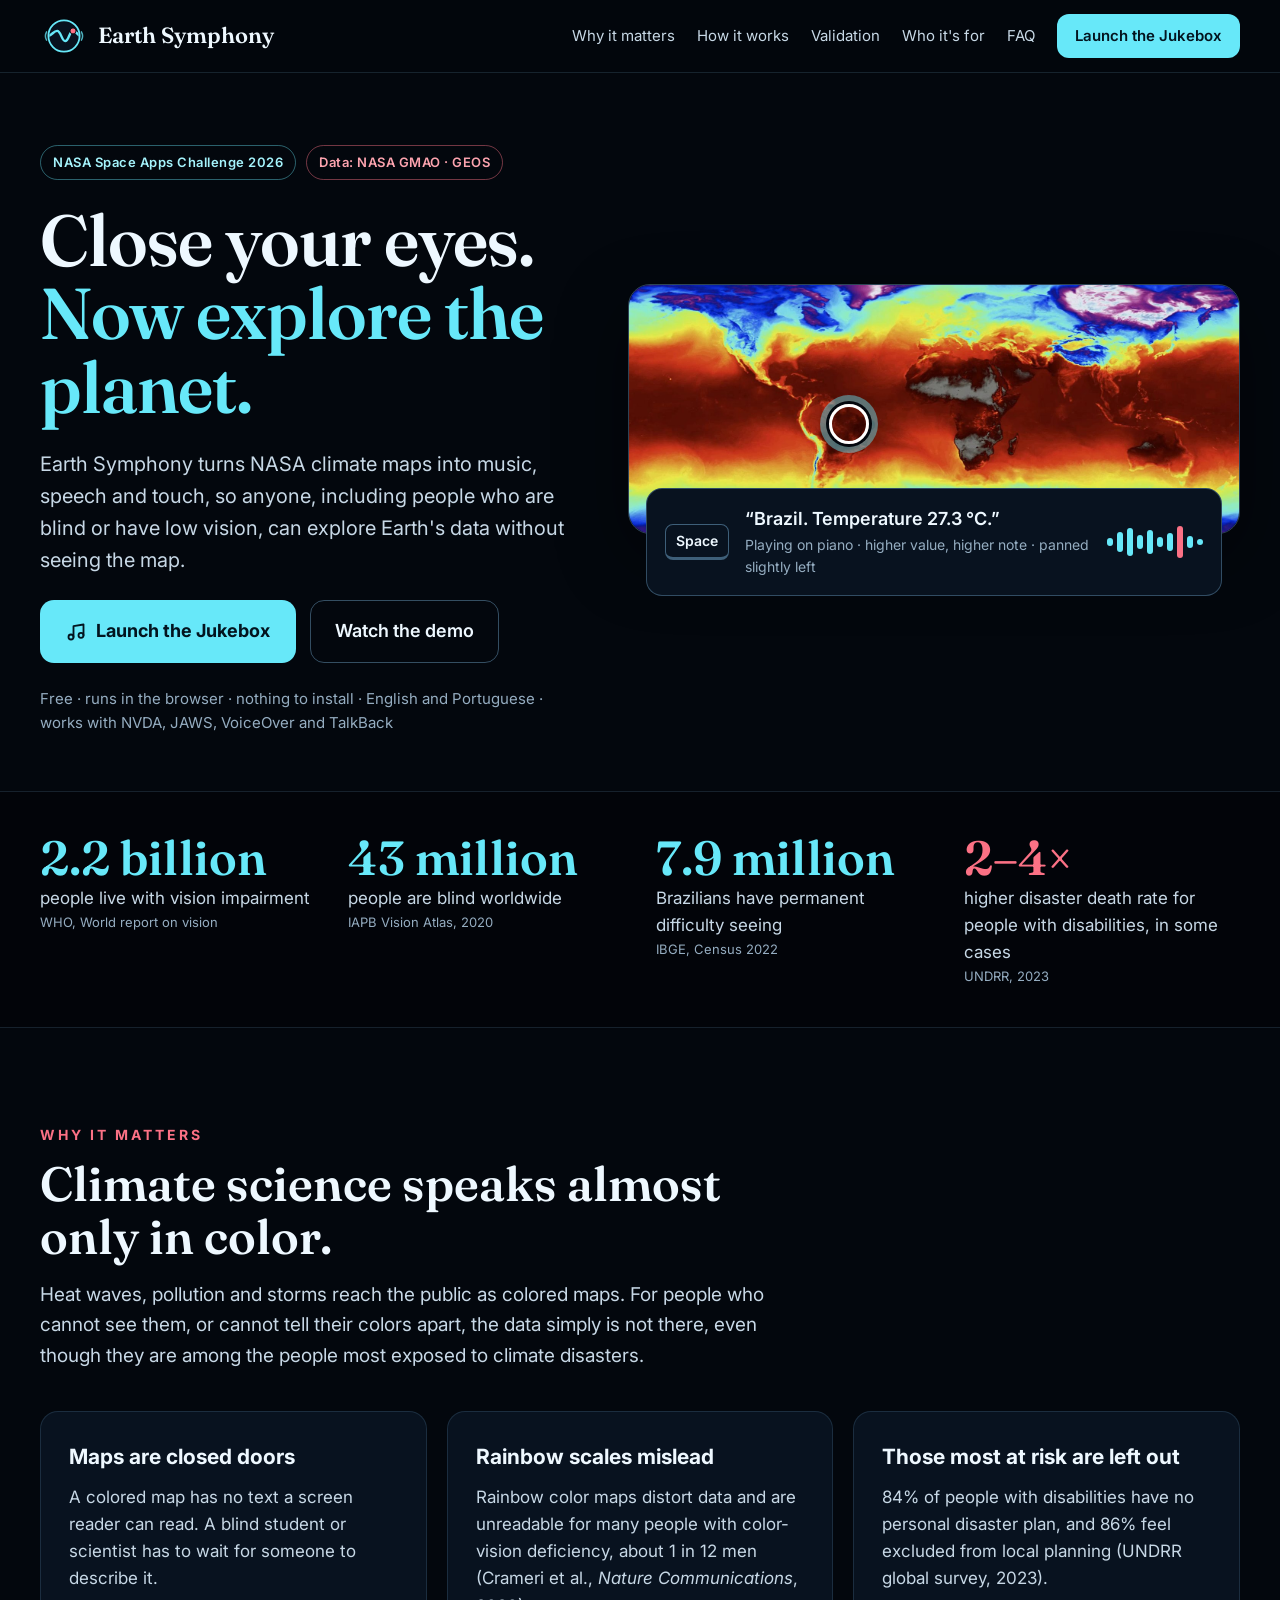
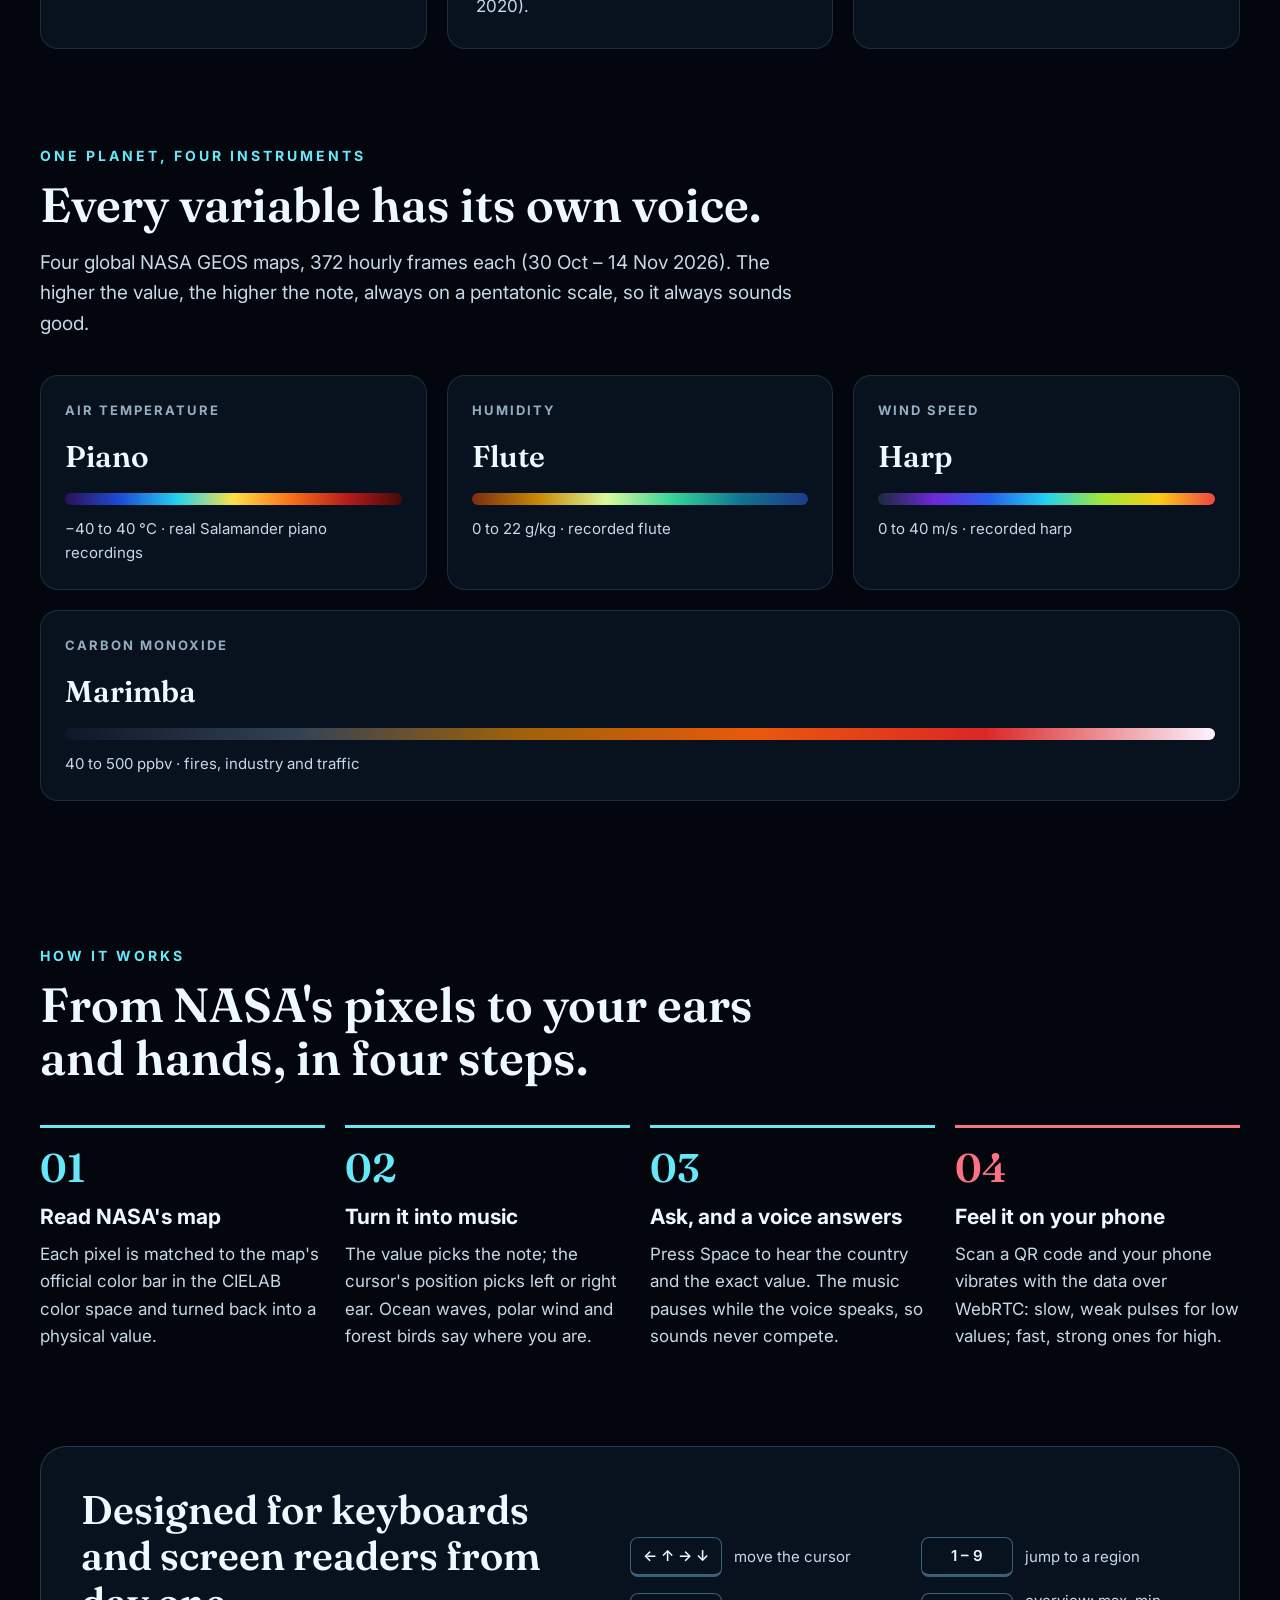
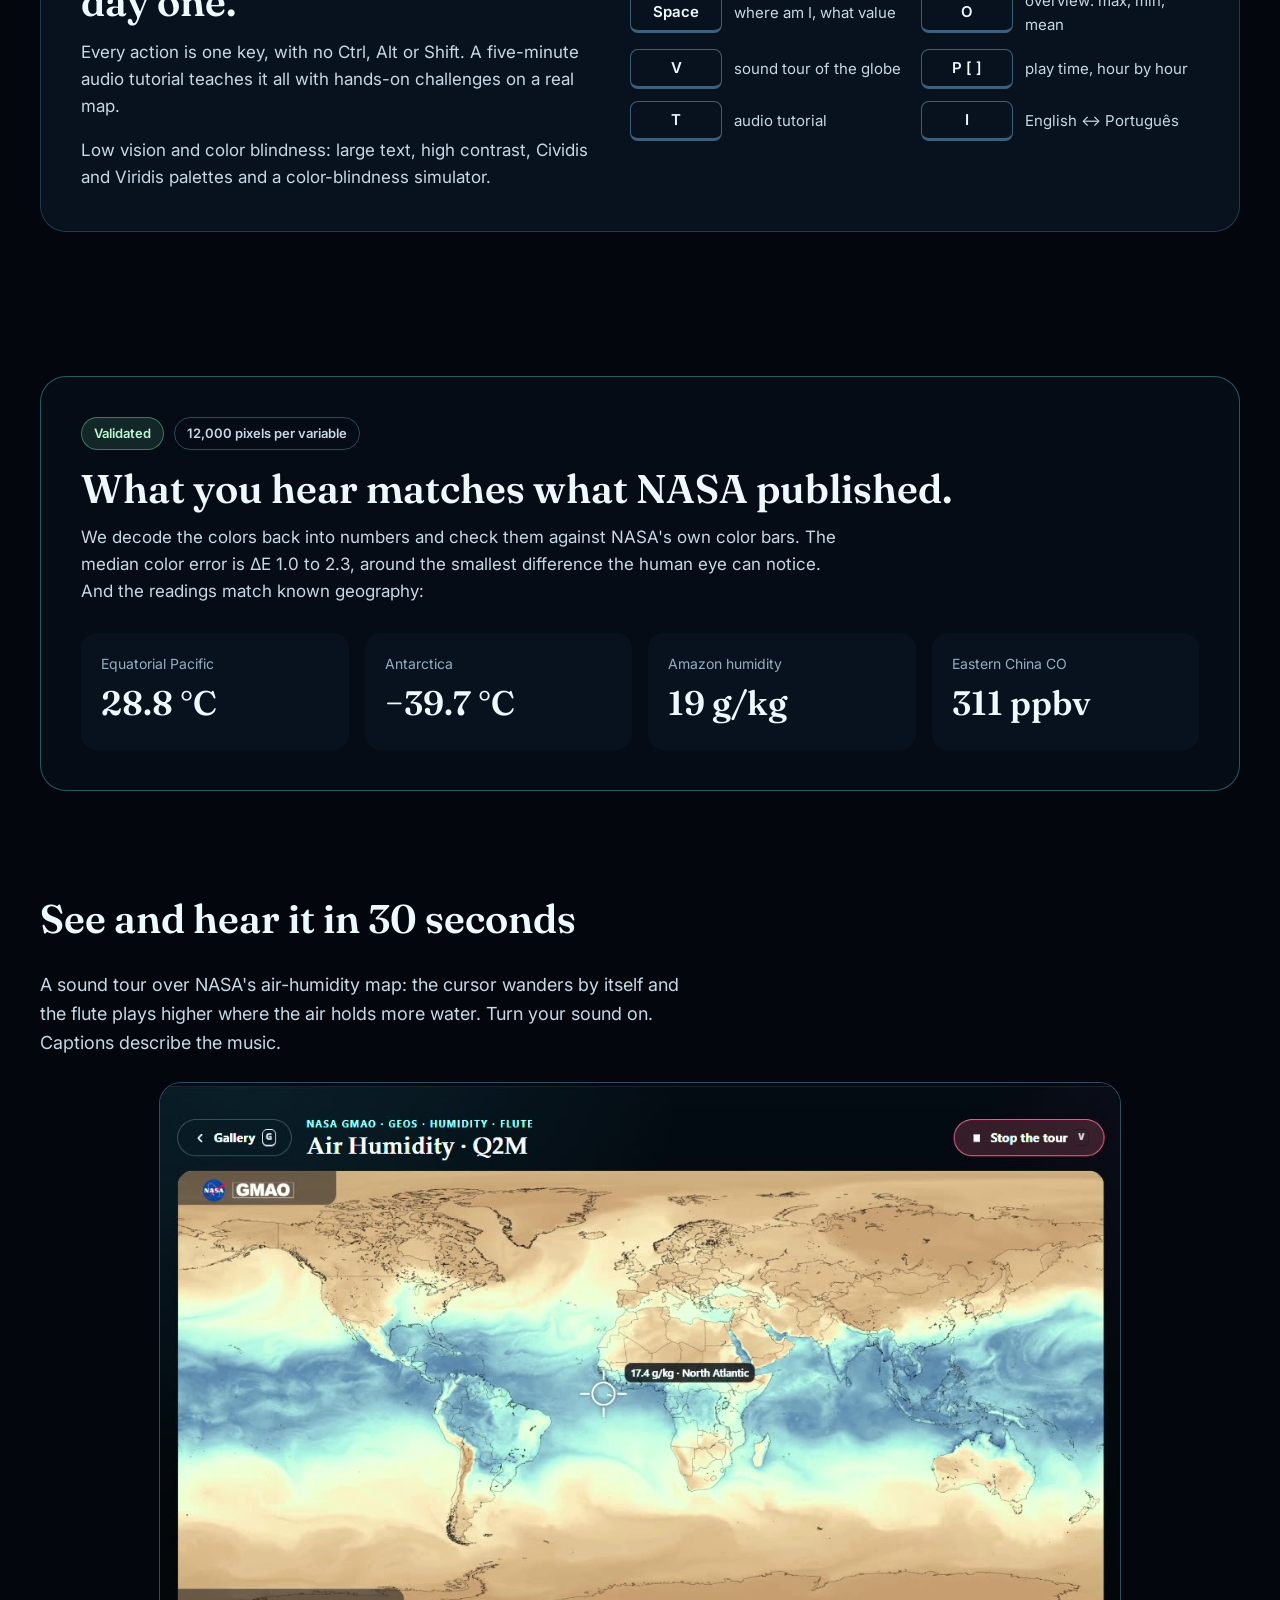
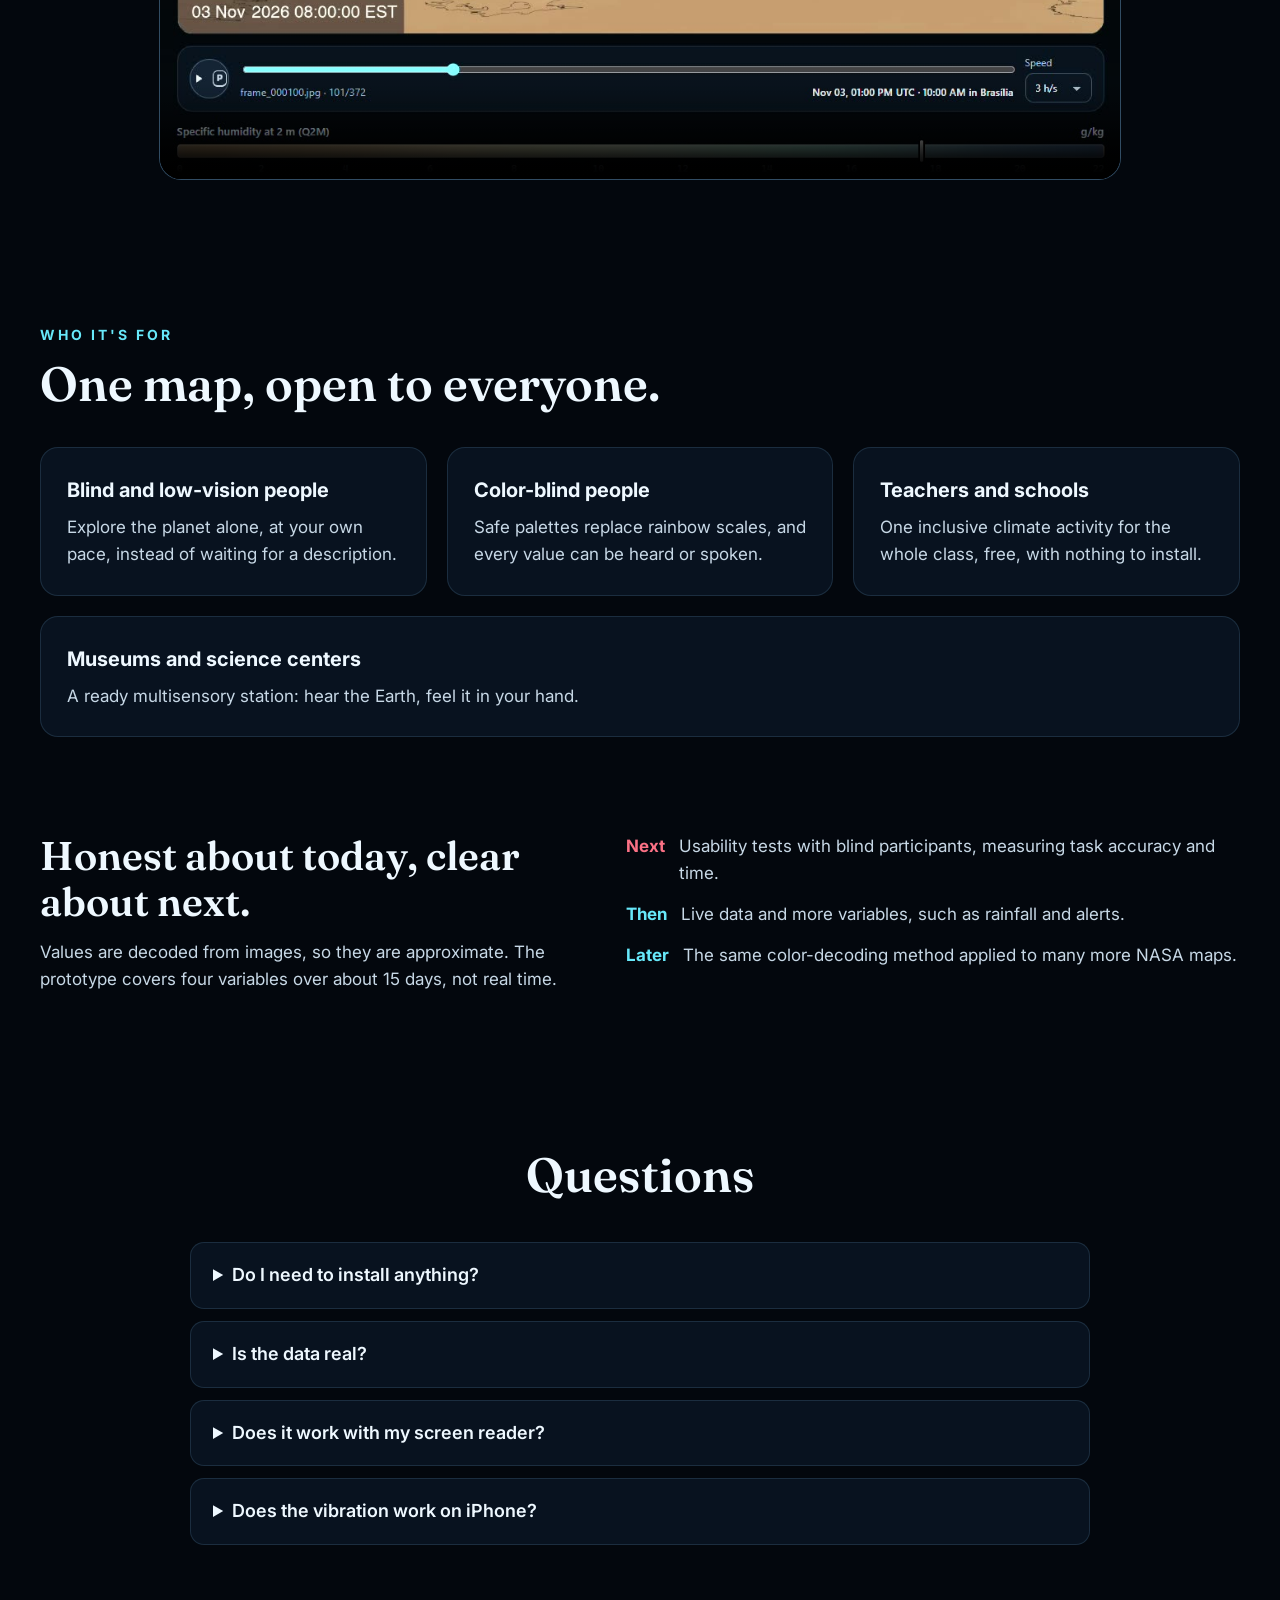
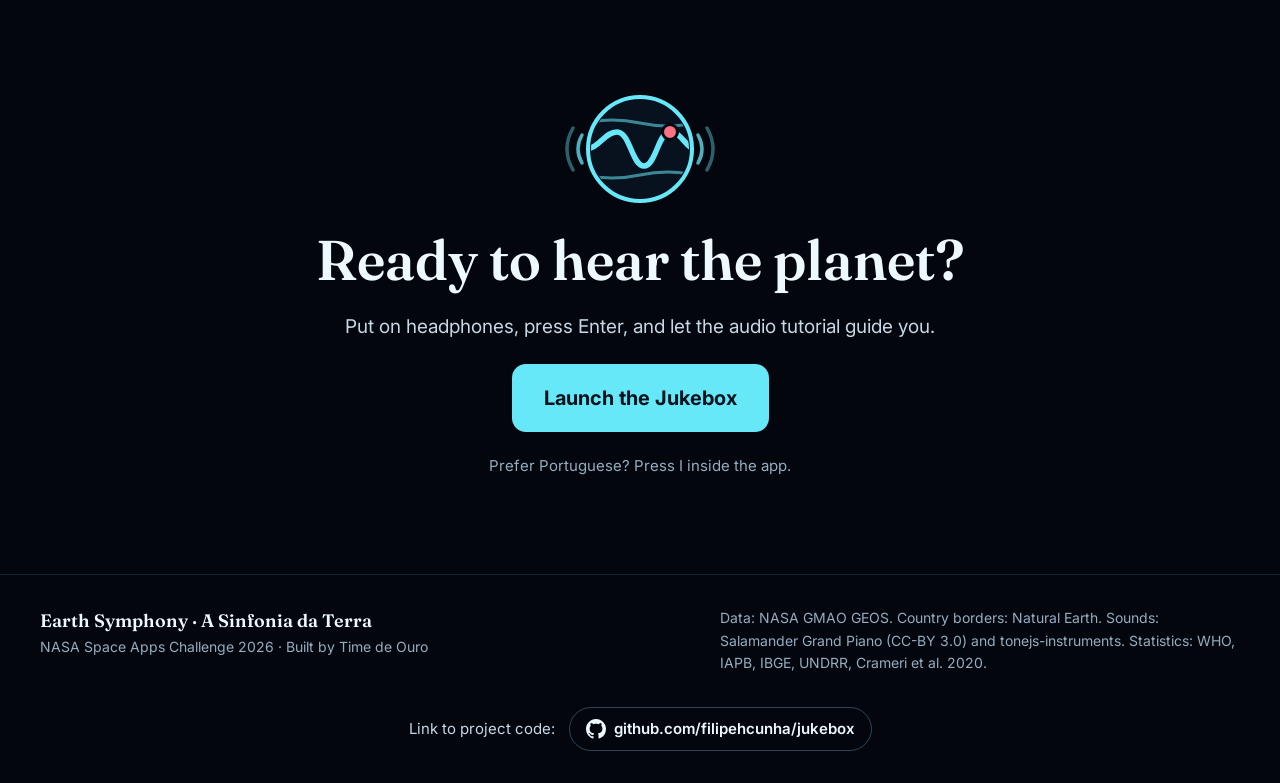
<file: index.html>
<!doctype html>
<html lang="en">
<head>
<meta charset="utf-8">
<meta name="viewport" content="width=device-width, initial-scale=1">
<title>Earth Symphony — Hear NASA's climate maps</title>
<meta name="description" content="Earth Symphony turns NASA climate maps into music, speech and touch, so anyone, including people who are blind or have low vision, can explore Earth's data without seeing the map.">
<meta property="og:title" content="Earth Symphony — Close your eyes. Now explore the planet.">
<meta property="og:description" content="NASA climate maps turned into music, speech and phone vibration. Free, in the browser, accessible by design.">
<meta property="og:type" content="website">
<meta property="og:image" content="https://filipehcunha.github.io/jukebox/landing/assets/hero-map-temp.jpg">
<meta property="og:url" content="https://filipehcunha.github.io/jukebox/">
<meta name="theme-color" content="#03070d">
<link rel="icon" type="image/svg+xml" href="landing/assets/favicon.svg">
<link rel="apple-touch-icon" href="landing/assets/apple-touch-icon.png">
<link rel="preconnect" href="https://fonts.googleapis.com">
<link href="https://fonts.googleapis.com/css2?family=Fraunces:opsz,wght@9..144,500;9..144,600&amp;family=Inter:wght@400;500;600;700&amp;display=swap" rel="stylesheet">
<style>
body{margin:0;background:#03070d}
.skip{position:absolute;left:-9999px;top:8px;background:#67e8f9;color:#03141f;padding:10px 16px;border-radius:10px;font-weight:600;z-index:100}
.skip:focus{left:8px}
a:focus-visible,summary:focus-visible,video:focus-visible{outline:3px solid #67e8f9;outline-offset:3px;border-radius:6px}
@media (prefers-reduced-motion: reduce){html{scroll-behavior:auto}}
a{color:#67e8f9}a:hover{color:#a5f3fc}
html{scroll-behavior:smooth}
summary{cursor:pointer}
.gh-link{display:inline-flex;align-items:center;gap:8px;min-height:44px;box-sizing:border-box;padding:8px 16px;border:1px solid rgba(143,209,255,0.3);border-radius:999px;color:#eef8ff;text-decoration:none;font-weight:600;transition:border-color .2s,background-color .2s}
.gh-link:hover{color:#eef8ff;border-color:#67e8f9;background:rgba(103,232,249,0.08)}
.gh-link:focus-visible{outline:3px solid #67e8f9;outline-offset:3px;border-radius:999px}
.sr-only{position:absolute;width:1px;height:1px;padding:0;margin:-1px;overflow:hidden;clip:rect(0 0 0 0);white-space:nowrap;border:0}
</style>
</head>
<body>
<!-- APP_URL: os links "Launch the Jukebox" apontam para "app.html" (o app, na mesma pasta). Se mudar o app de lugar, troque todos. -->
<a class="skip" href="#top">Skip to main content</a>
<div style="background: #03070d; color: #eef8ff; font-family: Inter, 'Segoe UI', system-ui, sans-serif; font-size: 17px; line-height: 1.6">

<header style="position: sticky; top: 0; z-index: 10; background: rgba(3, 7, 13, 0.92); border-bottom: 1px solid rgba(143, 209, 255, 0.14)">
<nav aria-label="Main" style="max-width: 1200px; margin: 0 auto; padding: 14px 24px; display: flex; flex-wrap: wrap; align-items: center; justify-content: space-between; gap: 16px">
<a href="#top" style="display: flex; align-items: center; gap: 10px; text-decoration: none; color: #eef8ff">
<svg width="48" height="36" viewBox="-20 0 160 120" aria-hidden="true">
<defs><clipPath id="navGlobe"><circle cx="60" cy="60" r="49"></circle></clipPath></defs>
<path d="M2 46 Q-6 60 2 74" fill="none" stroke="#67e8f9" stroke-width="5" stroke-linecap="round" opacity="0.75"></path>
<path d="M118 46 Q126 60 118 74" fill="none" stroke="#67e8f9" stroke-width="5" stroke-linecap="round" opacity="0.75"></path>
<circle cx="60" cy="60" r="52" fill="#08121f" stroke="#67e8f9" stroke-width="6"></circle>
<g clip-path="url(#navGlobe)" fill="none" stroke-linecap="round" stroke="#67e8f9">
<path d="M4 60 C20 60 24 43 37 43 S52 77 64 77 S78 43 90 43 S106 60 116 60" stroke-width="8"></path>
</g>
<circle cx="90" cy="43" r="10" fill="#fb7185" stroke="#03070d" stroke-width="3"></circle>
</svg>
<span style="font-family: Fraunces, Georgia, serif; font-weight: 600; font-size: 22px">Earth Symphony</span>
</a>
<div style="display: flex; flex-wrap: wrap; align-items: center; gap: 22px; font-size: 15px">
<a href="#why" style="color: #c7d8e6; text-decoration: none">Why it matters</a>
<a href="#how" style="color: #c7d8e6; text-decoration: none">How it works</a>
<a href="#proof" style="color: #c7d8e6; text-decoration: none">Validation</a>
<a href="#who" style="color: #c7d8e6; text-decoration: none">Who it's for</a>
<a href="#faq" style="color: #c7d8e6; text-decoration: none">FAQ</a>
<a href="app.html" style="background: #67e8f9; color: #03141f; font-weight: 600; text-decoration: none; padding: 10px 18px; border-radius: 12px; min-height: 44px; box-sizing: border-box; display: inline-flex; align-items: center">Launch the Jukebox</a>
</div>
</nav>
</header>

<main id="top">

<section aria-labelledby="hero-title" style="max-width: 1200px; margin: 0 auto; padding: 72px 24px 56px; display: flex; flex-wrap: wrap; align-items: center; gap: 56px">
<div style="flex: 1 1 440px; min-width: 0; display: flex; flex-direction: column; gap: 24px">
<div style="display: flex; flex-wrap: wrap; gap: 10px; font-size: 13px; font-weight: 600; letter-spacing: 0.5px">
<span style="padding: 6px 12px; border-radius: 999px; border: 1px solid rgba(103, 232, 249, 0.4); color: #a5f3fc">NASA Space Apps Challenge 2026</span>
<span style="padding: 6px 12px; border-radius: 999px; border: 1px solid rgba(251, 113, 133, 0.45); color: #fda4af">Data: NASA GMAO · GEOS</span>
</div>
<h1 id="hero-title" style="margin: 0; font-family: Fraunces, Georgia, serif; font-weight: 600; font-size: clamp(42px, 6vw, 72px); line-height: 1.02; letter-spacing: -1px">Close your eyes.<br><span style="color: #67e8f9">Now explore the planet.</span></h1>
<p style="margin: 0; font-size: 20px; color: #c7d8e6; max-width: 560px">Earth Symphony turns NASA climate maps into music, speech and touch, so anyone, including people who are blind or have low vision, can explore Earth's data without seeing the map.</p>
<div style="display: flex; flex-wrap: wrap; gap: 14px">
<a href="app.html" style="background: #67e8f9; color: #03141f; font-weight: 700; text-decoration: none; padding: 16px 26px; border-radius: 14px; font-size: 18px; display: inline-flex; align-items: center; gap: 10px">
<svg width="20" height="20" viewBox="0 0 24 24" fill="none" stroke="currentColor" stroke-width="2.2" stroke-linecap="round" stroke-linejoin="round" aria-hidden="true"><path d="M9 18V5l12-2v13"></path><circle cx="6" cy="18" r="3"></circle><circle cx="18" cy="16" r="3"></circle></svg>
Launch the Jukebox</a>
<a href="#demo" style="border: 1px solid rgba(143, 209, 255, 0.35); color: #eef8ff; font-weight: 600; text-decoration: none; padding: 16px 24px; border-radius: 14px; font-size: 18px">Watch the demo</a>
</div>
<p style="margin: 0; font-size: 15px; color: #95adc1">Free · runs in the browser · nothing to install · English and Portuguese · works with NVDA, JAWS, VoiceOver and TalkBack</p>
</div>

<div style="flex: 1 1 520px; min-width: 0; position: relative">
<div style="position: relative; border-radius: 22px; overflow: hidden; border: 1px solid rgba(143, 209, 255, 0.3); box-shadow: 0 24px 70px rgba(0, 0, 0, 0.45)">
<img src="landing/assets/hero-map-temp.jpg" alt="NASA GEOS map of air temperature 2 m above the surface, from cold blue poles to hot red tropics" style="display: block; width: 100%; height: auto">
<div aria-hidden="true" style="position: absolute; left: 36%; top: 56%; width: 34px; height: 34px; border-radius: 50%; border: 3px solid #ffffff; box-shadow: 0 0 0 3px #03070d, 0 0 0 9px rgba(103, 232, 249, 0.45); transform: translate(-50%, -50%)"></div>
</div>
<div style="position: relative; margin: -46px 18px 0; background: #08121f; border: 1px solid rgba(143, 209, 255, 0.3); border-radius: 16px; padding: 16px 18px; display: flex; flex-wrap: wrap; align-items: center; gap: 16px">
<span style="display: inline-flex; align-items: center; justify-content: center; min-width: 64px; height: 36px; padding: 0 10px; box-sizing: border-box; border-radius: 8px; border: 1px solid rgba(143, 209, 255, 0.4); border-bottom-width: 3px; font-size: 14px; font-weight: 600; color: #eef8ff">Space</span>
<div style="flex: 1 1 220px; min-width: 0">
<div style="font-size: 18px; font-weight: 600">“Brazil. Temperature 27.3 °C.”</div>
<div style="font-size: 14px; color: #95adc1">Playing on piano · higher value, higher note · panned slightly left</div>
</div>
<svg width="96" height="32" viewBox="0 0 96 32" aria-hidden="true"><g fill="#67e8f9"><rect x="0" y="12" width="6" height="8" rx="3"></rect><rect x="10" y="6" width="6" height="20" rx="3"></rect><rect x="20" y="2" width="6" height="28" rx="3"></rect><rect x="30" y="9" width="6" height="14" rx="3"></rect><rect x="40" y="4" width="6" height="24" rx="3"></rect><rect x="50" y="11" width="6" height="10" rx="3"></rect><rect x="60" y="7" width="6" height="18" rx="3"></rect><rect x="70" y="0" width="6" height="32" rx="3" fill="#fb7185"></rect><rect x="80" y="10" width="6" height="12" rx="3"></rect><rect x="90" y="13" width="6" height="6" rx="3"></rect></g></svg>
</div>
</div>
</section>

<section aria-label="The problem in numbers" style="border-top: 1px solid rgba(143, 209, 255, 0.14); border-bottom: 1px solid rgba(143, 209, 255, 0.14); background: #020409">
<div style="max-width: 1200px; margin: 0 auto; padding: 40px 24px; display: flex; flex-wrap: wrap; gap: 32px">
<div style="flex: 1 1 220px; min-width: 0">
<div style="font-family: Fraunces, Georgia, serif; font-size: 48px; font-weight: 600; color: #67e8f9; line-height: 1.1">2.2 billion</div>
<div style="color: #c7d8e6">people live with vision impairment</div>
<div style="font-size: 13px; color: #95adc1">WHO, World report on vision</div>
</div>
<div style="flex: 1 1 220px; min-width: 0">
<div style="font-family: Fraunces, Georgia, serif; font-size: 48px; font-weight: 600; color: #67e8f9; line-height: 1.1">43 million</div>
<div style="color: #c7d8e6">people are blind worldwide</div>
<div style="font-size: 13px; color: #95adc1">IAPB Vision Atlas, 2020</div>
</div>
<div style="flex: 1 1 220px; min-width: 0">
<div style="font-family: Fraunces, Georgia, serif; font-size: 48px; font-weight: 600; color: #67e8f9; line-height: 1.1">7.9 million</div>
<div style="color: #c7d8e6">Brazilians have permanent difficulty seeing</div>
<div style="font-size: 13px; color: #95adc1">IBGE, Census 2022</div>
</div>
<div style="flex: 1 1 220px; min-width: 0">
<div style="font-family: Fraunces, Georgia, serif; font-size: 48px; font-weight: 600; color: #fb7185; line-height: 1.1">2–4×</div>
<div style="color: #c7d8e6">higher disaster death rate for people with disabilities, in some cases</div>
<div style="font-size: 13px; color: #95adc1">UNDRR, 2023</div>
</div>
</div>
</section>

<section id="why" aria-labelledby="why-title" style="max-width: 1200px; margin: 0 auto; padding: 96px 24px 48px">
<div style="max-width: 760px; margin-bottom: 40px">
<div style="font-size: 14px; font-weight: 700; letter-spacing: 3px; text-transform: uppercase; color: #fb7185; margin-bottom: 12px">Why it matters</div>
<h2 id="why-title" style="margin: 0 0 16px; font-family: Fraunces, Georgia, serif; font-weight: 600; font-size: clamp(32px, 4vw, 48px); line-height: 1.1">Climate science speaks almost only in color.</h2>
<p style="margin: 0; color: #c7d8e6; font-size: 19px">Heat waves, pollution and storms reach the public as colored maps. For people who cannot see them, or cannot tell their colors apart, the data simply is not there, even though they are among the people most exposed to climate disasters.</p>
</div>
<div style="display: flex; flex-wrap: wrap; gap: 20px">
<div style="flex: 1 1 300px; min-width: 0; background: #08121f; border: 1px solid rgba(143, 209, 255, 0.14); border-radius: 18px; padding: 28px">
<h3 style="margin: 0 0 10px; font-size: 21px">Maps are closed doors</h3>
<p style="margin: 0; color: #c7d8e6">A colored map has no text a screen reader can read. A blind student or scientist has to wait for someone to describe it.</p>
</div>
<div style="flex: 1 1 300px; min-width: 0; background: #08121f; border: 1px solid rgba(143, 209, 255, 0.14); border-radius: 18px; padding: 28px">
<h3 style="margin: 0 0 10px; font-size: 21px">Rainbow scales mislead</h3>
<p style="margin: 0; color: #c7d8e6">Rainbow color maps distort data and are unreadable for many people with color-vision deficiency, about 1 in 12 men (Crameri et al., <em>Nature Communications</em>, 2020).</p>
</div>
<div style="flex: 1 1 300px; min-width: 0; background: #08121f; border: 1px solid rgba(143, 209, 255, 0.14); border-radius: 18px; padding: 28px">
<h3 style="margin: 0 0 10px; font-size: 21px">Those most at risk are left out</h3>
<p style="margin: 0; color: #c7d8e6">84% of people with disabilities have no personal disaster plan, and 86% feel excluded from local planning (UNDRR global survey, 2023).</p>
</div>
</div>
</section>

<section aria-labelledby="orch-title" style="max-width: 1200px; margin: 0 auto; padding: 48px 24px">
<div style="max-width: 760px; margin-bottom: 36px">
<div style="font-size: 14px; font-weight: 700; letter-spacing: 3px; text-transform: uppercase; color: #67e8f9; margin-bottom: 12px">One planet, four instruments</div>
<h2 id="orch-title" style="margin: 0 0 16px; font-family: Fraunces, Georgia, serif; font-weight: 600; font-size: clamp(32px, 4vw, 48px); line-height: 1.1">Every variable has its own voice.</h2>
<p style="margin: 0; color: #c7d8e6; font-size: 19px">Four global NASA GEOS maps, 372 hourly frames each (30 Oct – 14 Nov 2026). The higher the value, the higher the note, always on a pentatonic scale, so it always sounds good.</p>
</div>
<div style="display: flex; flex-wrap: wrap; gap: 20px">
<div style="flex: 1 1 240px; min-width: 0; background: #08121f; border: 1px solid rgba(143, 209, 255, 0.14); border-radius: 18px; padding: 24px; display: flex; flex-direction: column; gap: 12px">
<div style="font-size: 13px; font-weight: 700; letter-spacing: 2px; text-transform: uppercase; color: #95adc1">Air temperature</div>
<div style="font-family: Fraunces, Georgia, serif; font-size: 30px; font-weight: 600">Piano</div>
<div aria-hidden="true" style="height: 12px; border-radius: 6px; background: linear-gradient(90deg, #2b1055, #1d4ed8, #22d3ee, #fde047, #f97316, #b91c1c, #450a0a)"></div>
<div style="font-size: 15px; color: #c7d8e6">−40 to 40 °C · real Salamander piano recordings</div>
</div>
<div style="flex: 1 1 240px; min-width: 0; background: #08121f; border: 1px solid rgba(143, 209, 255, 0.14); border-radius: 18px; padding: 24px; display: flex; flex-direction: column; gap: 12px">
<div style="font-size: 13px; font-weight: 700; letter-spacing: 2px; text-transform: uppercase; color: #95adc1">Humidity</div>
<div style="font-family: Fraunces, Georgia, serif; font-size: 30px; font-weight: 600">Flute</div>
<div aria-hidden="true" style="height: 12px; border-radius: 6px; background: linear-gradient(90deg, #7c2d12, #ca8a04, #d9f99d, #34d399, #0e7490, #1e3a8a)"></div>
<div style="font-size: 15px; color: #c7d8e6">0 to 22 g/kg · recorded flute</div>
</div>
<div style="flex: 1 1 240px; min-width: 0; background: #08121f; border: 1px solid rgba(143, 209, 255, 0.14); border-radius: 18px; padding: 24px; display: flex; flex-direction: column; gap: 12px">
<div style="font-size: 13px; font-weight: 700; letter-spacing: 2px; text-transform: uppercase; color: #95adc1">Wind speed</div>
<div style="font-family: Fraunces, Georgia, serif; font-size: 30px; font-weight: 600">Harp</div>
<div aria-hidden="true" style="height: 12px; border-radius: 6px; background: linear-gradient(90deg, #1e293b, #6d28d9, #2563eb, #22d3ee, #a3e635, #facc15, #ef4444)"></div>
<div style="font-size: 15px; color: #c7d8e6">0 to 40 m/s · recorded harp</div>
</div>
<div style="flex: 1 1 240px; min-width: 0; background: #08121f; border: 1px solid rgba(143, 209, 255, 0.14); border-radius: 18px; padding: 24px; display: flex; flex-direction: column; gap: 12px">
<div style="font-size: 13px; font-weight: 700; letter-spacing: 2px; text-transform: uppercase; color: #95adc1">Carbon monoxide</div>
<div style="font-family: Fraunces, Georgia, serif; font-size: 30px; font-weight: 600">Marimba</div>
<div aria-hidden="true" style="height: 12px; border-radius: 6px; background: linear-gradient(90deg, #0f172a, #334155, #a16207, #ea580c, #dc2626, #fdf4ff)"></div>
<div style="font-size: 15px; color: #c7d8e6">40 to 500 ppbv · fires, industry and traffic</div>
</div>
</div>
</section>

<section id="how" aria-labelledby="how-title" style="max-width: 1200px; margin: 0 auto; padding: 96px 24px 48px">
<div style="max-width: 760px; margin-bottom: 40px">
<div style="font-size: 14px; font-weight: 700; letter-spacing: 3px; text-transform: uppercase; color: #67e8f9; margin-bottom: 12px">How it works</div>
<h2 id="how-title" style="margin: 0; font-family: Fraunces, Georgia, serif; font-weight: 600; font-size: clamp(32px, 4vw, 48px); line-height: 1.1">From NASA's pixels to your ears and hands, in four steps.</h2>
</div>
<ol style="list-style: none; margin: 0; padding: 0; display: flex; flex-wrap: wrap; gap: 20px">
<li style="flex: 1 1 250px; min-width: 0; border-top: 3px solid #67e8f9; padding-top: 20px">
<div style="font-family: Fraunces, Georgia, serif; font-size: 40px; font-weight: 600; color: #67e8f9; line-height: 1">01</div>
<h3 style="margin: 12px 0 8px; font-size: 21px">Read NASA's map</h3>
<p style="margin: 0; color: #c7d8e6">Each pixel is matched to the map's official color bar in the CIELAB color space and turned back into a physical value.</p>
</li>
<li style="flex: 1 1 250px; min-width: 0; border-top: 3px solid #67e8f9; padding-top: 20px">
<div style="font-family: Fraunces, Georgia, serif; font-size: 40px; font-weight: 600; color: #67e8f9; line-height: 1">02</div>
<h3 style="margin: 12px 0 8px; font-size: 21px">Turn it into music</h3>
<p style="margin: 0; color: #c7d8e6">The value picks the note; the cursor's position picks left or right ear. Ocean waves, polar wind and forest birds say where you are.</p>
</li>
<li style="flex: 1 1 250px; min-width: 0; border-top: 3px solid #67e8f9; padding-top: 20px">
<div style="font-family: Fraunces, Georgia, serif; font-size: 40px; font-weight: 600; color: #67e8f9; line-height: 1">03</div>
<h3 style="margin: 12px 0 8px; font-size: 21px">Ask, and a voice answers</h3>
<p style="margin: 0; color: #c7d8e6">Press Space to hear the country and the exact value. The music pauses while the voice speaks, so sounds never compete.</p>
</li>
<li style="flex: 1 1 250px; min-width: 0; border-top: 3px solid #fb7185; padding-top: 20px">
<div style="font-family: Fraunces, Georgia, serif; font-size: 40px; font-weight: 600; color: #fb7185; line-height: 1">04</div>
<h3 style="margin: 12px 0 8px; font-size: 21px">Feel it on your phone</h3>
<p style="margin: 0; color: #c7d8e6">Scan a QR code and your phone vibrates with the data over WebRTC: slow, weak pulses for low values; fast, strong ones for high.</p>
</li>
</ol>
</section>

<section aria-labelledby="keys-title" style="max-width: 1200px; margin: 0 auto; padding: 48px 24px">
<div style="background: #08121f; border: 1px solid rgba(143, 209, 255, 0.2); border-radius: 26px; padding: 40px; display: flex; flex-wrap: wrap; gap: 40px; align-items: center">
<div style="flex: 1 1 360px; min-width: 0">
<h2 id="keys-title" style="margin: 0 0 14px; font-family: Fraunces, Georgia, serif; font-weight: 600; font-size: clamp(28px, 3.5vw, 40px); line-height: 1.15">Designed for keyboards and screen readers from day one.</h2>
<p style="margin: 0 0 16px; color: #c7d8e6">Every action is one key, with no Ctrl, Alt or Shift. A five-minute audio tutorial teaches it all with hands-on challenges on a real map.</p>
<p style="margin: 0; color: #c7d8e6">Low vision and color blindness: large text, high contrast, Cividis and Viridis palettes and a color-blindness simulator.</p>
</div>
<div style="flex: 1 1 420px; min-width: 0; display: grid; grid-template-columns: repeat(2, minmax(0, 1fr)); gap: 12px; font-size: 15px">
<div style="display: flex; align-items: center; gap: 12px"><span style="min-width: 74px; text-align: center; padding: 6px 8px; border-radius: 8px; border: 1px solid rgba(143, 209, 255, 0.4); border-bottom-width: 3px; font-weight: 600">← ↑ → ↓</span><span style="color: #c7d8e6">move the cursor</span></div>
<div style="display: flex; align-items: center; gap: 12px"><span style="min-width: 74px; text-align: center; padding: 6px 8px; border-radius: 8px; border: 1px solid rgba(143, 209, 255, 0.4); border-bottom-width: 3px; font-weight: 600">1 – 9</span><span style="color: #c7d8e6">jump to a region</span></div>
<div style="display: flex; align-items: center; gap: 12px"><span style="min-width: 74px; text-align: center; padding: 6px 8px; border-radius: 8px; border: 1px solid rgba(143, 209, 255, 0.4); border-bottom-width: 3px; font-weight: 600">Space</span><span style="color: #c7d8e6">where am I, what value</span></div>
<div style="display: flex; align-items: center; gap: 12px"><span style="min-width: 74px; text-align: center; padding: 6px 8px; border-radius: 8px; border: 1px solid rgba(143, 209, 255, 0.4); border-bottom-width: 3px; font-weight: 600">O</span><span style="color: #c7d8e6">overview: max, min, mean</span></div>
<div style="display: flex; align-items: center; gap: 12px"><span style="min-width: 74px; text-align: center; padding: 6px 8px; border-radius: 8px; border: 1px solid rgba(143, 209, 255, 0.4); border-bottom-width: 3px; font-weight: 600">V</span><span style="color: #c7d8e6">sound tour of the globe</span></div>
<div style="display: flex; align-items: center; gap: 12px"><span style="min-width: 74px; text-align: center; padding: 6px 8px; border-radius: 8px; border: 1px solid rgba(143, 209, 255, 0.4); border-bottom-width: 3px; font-weight: 600">P [ ]</span><span style="color: #c7d8e6">play time, hour by hour</span></div>
<div style="display: flex; align-items: center; gap: 12px"><span style="min-width: 74px; text-align: center; padding: 6px 8px; border-radius: 8px; border: 1px solid rgba(143, 209, 255, 0.4); border-bottom-width: 3px; font-weight: 600">T</span><span style="color: #c7d8e6">audio tutorial</span></div>
<div style="display: flex; align-items: center; gap: 12px"><span style="min-width: 74px; text-align: center; padding: 6px 8px; border-radius: 8px; border: 1px solid rgba(143, 209, 255, 0.4); border-bottom-width: 3px; font-weight: 600">I</span><span style="color: #c7d8e6">English ↔ Português</span></div>
</div>
</div>
</section>

<section id="proof" aria-labelledby="proof-title" style="max-width: 1200px; margin: 0 auto; padding: 96px 24px 48px">
<div style="border: 1px solid rgba(103, 232, 249, 0.35); border-radius: 26px; padding: 40px; background: #050c16">
<div style="display: flex; flex-wrap: wrap; gap: 10px; margin-bottom: 16px; font-size: 13px; font-weight: 600">
<span style="padding: 5px 12px; border-radius: 999px; background: rgba(134, 239, 172, 0.12); border: 1px solid rgba(134, 239, 172, 0.4); color: #bbf7d0">Validated</span>
<span style="padding: 5px 12px; border-radius: 999px; border: 1px solid rgba(143, 209, 255, 0.3); color: #c7d8e6">12,000 pixels per variable</span>
</div>
<h2 id="proof-title" style="margin: 0 0 12px; font-family: Fraunces, Georgia, serif; font-weight: 600; font-size: clamp(28px, 3.5vw, 40px); line-height: 1.15">What you hear matches what NASA published.</h2>
<p style="margin: 0 0 28px; color: #c7d8e6; max-width: 760px">We decode the colors back into numbers and check them against NASA's own color bars. The median color error is ΔE 1.0 to 2.3, around the smallest difference the human eye can notice. And the readings match known geography:</p>
<div style="display: flex; flex-wrap: wrap; gap: 16px">
<div style="flex: 1 1 200px; min-width: 0; background: #08121f; border-radius: 16px; padding: 20px">
<div style="font-size: 14px; color: #95adc1">Equatorial Pacific</div>
<div style="font-family: Fraunces, Georgia, serif; font-size: 34px; font-weight: 600">28.8 °C</div>
</div>
<div style="flex: 1 1 200px; min-width: 0; background: #08121f; border-radius: 16px; padding: 20px">
<div style="font-size: 14px; color: #95adc1">Antarctica</div>
<div style="font-family: Fraunces, Georgia, serif; font-size: 34px; font-weight: 600">−39.7 °C</div>
</div>
<div style="flex: 1 1 200px; min-width: 0; background: #08121f; border-radius: 16px; padding: 20px">
<div style="font-size: 14px; color: #95adc1">Amazon humidity</div>
<div style="font-family: Fraunces, Georgia, serif; font-size: 34px; font-weight: 600">19 g/kg</div>
</div>
<div style="flex: 1 1 200px; min-width: 0; background: #08121f; border-radius: 16px; padding: 20px">
<div style="font-size: 14px; color: #95adc1">Eastern China CO</div>
<div style="font-family: Fraunces, Georgia, serif; font-size: 34px; font-weight: 600">311 ppbv</div>
</div>
</div>
</div>
</section>

<section id="demo" aria-labelledby="demo-title" style="max-width: 1200px; margin: 0 auto; padding: 48px 24px">
<h2 id="demo-title" style="margin: 0 0 20px; font-family: Fraunces, Georgia, serif; font-weight: 600; font-size: clamp(28px, 3.5vw, 40px)">See and hear it in 30 seconds</h2>
<p id="demo-desc" style="margin: 0 0 24px; color: #c7d8e6; font-size: 18px; max-width: 60ch">A sound tour over NASA's air-humidity map: the cursor wanders by itself and the flute plays higher where the air holds more water. Turn your sound on. Captions describe the music.</p>
<video controls preload="metadata" playsinline poster="landing/assets/demo-poster.jpg" title="Earth Symphony demo" aria-describedby="demo-desc" style="display: block; width: 100%; max-width: 960px; margin: 0 auto; height: auto; aspect-ratio: 1166 / 846; border-radius: 22px; border: 1px solid rgba(143, 209, 255, 0.3); background: #08121f">
<source src="landing/assets/demo-tour.mp4" type="video/mp4">
<track kind="captions" src="landing/assets/demo-tour.vtt" srclang="en" label="English" default>
<p style="color: #c7d8e6">Your browser can't play this video. <a href="landing/assets/demo-tour.mp4">Download the demo video (MP4, 17 MB)</a>.</p>
</video>
</section>

<section id="who" aria-labelledby="who-title" style="max-width: 1200px; margin: 0 auto; padding: 96px 24px 48px">
<div style="font-size: 14px; font-weight: 700; letter-spacing: 3px; text-transform: uppercase; color: #67e8f9; margin-bottom: 12px">Who it's for</div>
<h2 id="who-title" style="margin: 0 0 36px; font-family: Fraunces, Georgia, serif; font-weight: 600; font-size: clamp(32px, 4vw, 48px); line-height: 1.1">One map, open to everyone.</h2>
<div style="display: flex; flex-wrap: wrap; gap: 20px">
<div style="flex: 1 1 250px; min-width: 0; background: #08121f; border: 1px solid rgba(143, 209, 255, 0.14); border-radius: 18px; padding: 26px">
<h3 style="margin: 0 0 8px; font-size: 20px">Blind and low-vision people</h3>
<p style="margin: 0; color: #c7d8e6">Explore the planet alone, at your own pace, instead of waiting for a description.</p>
</div>
<div style="flex: 1 1 250px; min-width: 0; background: #08121f; border: 1px solid rgba(143, 209, 255, 0.14); border-radius: 18px; padding: 26px">
<h3 style="margin: 0 0 8px; font-size: 20px">Color-blind people</h3>
<p style="margin: 0; color: #c7d8e6">Safe palettes replace rainbow scales, and every value can be heard or spoken.</p>
</div>
<div style="flex: 1 1 250px; min-width: 0; background: #08121f; border: 1px solid rgba(143, 209, 255, 0.14); border-radius: 18px; padding: 26px">
<h3 style="margin: 0 0 8px; font-size: 20px">Teachers and schools</h3>
<p style="margin: 0; color: #c7d8e6">One inclusive climate activity for the whole class, free, with nothing to install.</p>
</div>
<div style="flex: 1 1 250px; min-width: 0; background: #08121f; border: 1px solid rgba(143, 209, 255, 0.14); border-radius: 18px; padding: 26px">
<h3 style="margin: 0 0 8px; font-size: 20px">Museums and science centers</h3>
<p style="margin: 0; color: #c7d8e6">A ready multisensory station: hear the Earth, feel it in your hand.</p>
</div>
</div>
</section>

<section aria-labelledby="next-title" style="max-width: 1200px; margin: 0 auto; padding: 48px 24px">
<div style="display: flex; flex-wrap: wrap; gap: 32px">
<div style="flex: 1 1 360px; min-width: 0">
<h2 id="next-title" style="margin: 0 0 14px; font-family: Fraunces, Georgia, serif; font-weight: 600; font-size: clamp(28px, 3.5vw, 40px); line-height: 1.15">Honest about today, clear about next.</h2>
<p style="margin: 0; color: #c7d8e6">Values are decoded from images, so they are approximate. The prototype covers four variables over about 15 days, not real time.</p>
</div>
<ul style="flex: 1 1 420px; min-width: 0; margin: 0; padding: 0; list-style: none; display: flex; flex-direction: column; gap: 14px">
<li style="display: flex; gap: 14px"><span style="color: #fb7185; font-weight: 700">Next</span><span style="color: #c7d8e6">Usability tests with blind participants, measuring task accuracy and time.</span></li>
<li style="display: flex; gap: 14px"><span style="color: #67e8f9; font-weight: 700">Then</span><span style="color: #c7d8e6">Live data and more variables, such as rainfall and alerts.</span></li>
<li style="display: flex; gap: 14px"><span style="color: #67e8f9; font-weight: 700">Later</span><span style="color: #c7d8e6">The same color-decoding method applied to many more NASA maps.</span></li>
</ul>
</div>
</section>

<section id="faq" aria-labelledby="faq-title" style="max-width: 900px; margin: 0 auto; padding: 96px 24px 48px">
<h2 id="faq-title" style="margin: 0 0 28px; font-family: Fraunces, Georgia, serif; font-weight: 600; font-size: clamp(32px, 4vw, 48px); text-align: center">Questions</h2>
<div style="display: flex; flex-direction: column; gap: 12px">
<details style="background: #08121f; border: 1px solid rgba(143, 209, 255, 0.14); border-radius: 14px; padding: 18px 22px">
<summary style="font-weight: 600; font-size: 18px">Do I need to install anything?</summary>
<p style="margin: 12px 0 0; color: #c7d8e6">No. It runs in any modern browser. Headphones help you hear left and right.</p>
</details>
<details style="background: #08121f; border: 1px solid rgba(143, 209, 255, 0.14); border-radius: 14px; padding: 18px 22px">
<summary style="font-weight: 600; font-size: 18px">Is the data real?</summary>
<p style="margin: 12px 0 0; color: #c7d8e6">Yes. Every value comes from maps published by NASA's Global Modeling and Assimilation Office (GEOS model), decoded through their official color bars.</p>
</details>
<details style="background: #08121f; border: 1px solid rgba(143, 209, 255, 0.14); border-radius: 14px; padding: 18px 22px">
<summary style="font-weight: 600; font-size: 18px">Does it work with my screen reader?</summary>
<p style="margin: 12px 0 0; color: #c7d8e6">It is built with ARIA for NVDA, JAWS, VoiceOver and TalkBack. If you use one, turn off the site's own voice in the Accessibility panel.</p>
</details>
<details style="background: #08121f; border: 1px solid rgba(143, 209, 255, 0.14); border-radius: 14px; padding: 18px 22px">
<summary style="font-weight: 600; font-size: 18px">Does the vibration work on iPhone?</summary>
<p style="margin: 12px 0 0; color: #c7d8e6">iPhone browsers block web vibration, so the phone shows visual pulses instead. On Android it vibrates.</p>
</details>
</div>
</section>

<section aria-labelledby="cta-title" style="padding: 96px 24px">
<div style="max-width: 900px; margin: 0 auto; text-align: center; display: flex; flex-direction: column; align-items: center; gap: 22px">
<svg width="160" height="120" viewBox="-20 0 160 120" aria-hidden="true">
<defs><clipPath id="ctaGlobe"><circle cx="60" cy="60" r="49"></circle></clipPath></defs>
<path d="M2 46 Q-6 60 2 74" fill="none" stroke="#67e8f9" stroke-width="3.5" stroke-linecap="round" opacity="0.75"></path>
<path d="M-7 39 Q-19 60 -7 81" fill="none" stroke="#67e8f9" stroke-width="3.5" stroke-linecap="round" opacity="0.4"></path>
<path d="M118 46 Q126 60 118 74" fill="none" stroke="#67e8f9" stroke-width="3.5" stroke-linecap="round" opacity="0.75"></path>
<path d="M127 39 Q139 60 127 81" fill="none" stroke="#67e8f9" stroke-width="3.5" stroke-linecap="round" opacity="0.4"></path>
<circle cx="60" cy="60" r="52" fill="#08121f" stroke="#67e8f9" stroke-width="4"></circle>
<g clip-path="url(#ctaGlobe)" fill="none" stroke-linecap="round" stroke="#67e8f9">
<path d="M4 34 Q32 28 60 34 T116 34" stroke-width="3" opacity="0.55"></path>
<path d="M4 86 Q32 92 60 86 T116 86" stroke-width="3" opacity="0.55"></path>
<path d="M4 60 C20 60 24 43 37 43 S52 77 64 77 S78 43 90 43 S106 60 116 60" stroke-width="5.5"></path>
</g>
<circle cx="90" cy="43" r="7.5" fill="#fb7185" stroke="#03070d" stroke-width="3"></circle>
</svg>
<h2 id="cta-title" style="margin: 0; font-family: Fraunces, Georgia, serif; font-weight: 600; font-size: clamp(36px, 5vw, 56px); line-height: 1.05">Ready to hear the planet?</h2>
<p style="margin: 0; color: #c7d8e6; font-size: 19px">Put on headphones, press Enter, and let the audio tutorial guide you.</p>
<a href="app.html" style="background: #67e8f9; color: #03141f; font-weight: 700; text-decoration: none; padding: 18px 32px; border-radius: 14px; font-size: 20px">Launch the Jukebox</a>
<p style="margin: 0; font-size: 15px; color: #95adc1">Prefer Portuguese? Press I inside the app.</p>
</div>
</section>

</main>

<footer style="border-top: 1px solid rgba(143, 209, 255, 0.14)">
<div style="max-width: 1200px; margin: 0 auto; padding: 32px 24px; display: flex; flex-wrap: wrap; justify-content: space-between; gap: 16px; font-size: 14px; color: #95adc1">
<div>
<div style="font-family: Fraunces, Georgia, serif; font-size: 18px; font-weight: 600; color: #eef8ff">Earth Symphony · A Sinfonia da Terra</div>
<div>NASA Space Apps Challenge 2026 · Built by <span lang="pt-BR">Time de Ouro</span></div>
</div>
<div style="max-width: 520px">Data: NASA GMAO GEOS. Country borders: Natural Earth. Sounds: Salamander Grand Piano (CC-BY 3.0) and tonejs-instruments. Statistics: WHO, IAPB, IBGE, UNDRR, Crameri et al. 2020.</div>
</div>
<div style="max-width: 1200px; margin: 0 auto; padding: 0 24px 32px; display: flex; flex-wrap: wrap; align-items: center; justify-content: center; gap: 10px 14px; font-size: 15px; color: #c7d8e6">
<span>Link to project code:</span>
<a class="gh-link" href="https://github.com/filipehcunha/jukebox" target="_blank" rel="noopener noreferrer">
<svg width="20" height="20" viewBox="0 0 16 16" fill="currentColor" aria-hidden="true" focusable="false"><path d="M8 0C3.58 0 0 3.58 0 8c0 3.54 2.29 6.53 5.47 7.59.4.07.55-.17.55-.38 0-.19-.01-.82-.01-1.49-2.01.37-2.53-.49-2.69-.94-.09-.23-.48-.94-.82-1.13-.28-.15-.68-.52-.01-.53.63-.01 1.08.58 1.23.82.72 1.21 1.87.87 2.33.66.07-.52.28-.87.51-1.07-1.78-.2-3.64-.89-3.64-3.95 0-.87.31-1.59.82-2.15-.08-.2-.36-1.02.08-2.12 0 0 .67-.21 2.2.82.64-.18 1.32-.27 2-.27.68 0 1.36.09 2 .27 1.53-1.04 2.2-.82 2.2-.82.44 1.1.16 1.92.08 2.12.51.56.82 1.27.82 2.15 0 3.07-1.87 3.75-3.65 3.95.29.25.54.73.54 1.48 0 1.07-.01 1.93-.01 2.2 0 .21.15.46.55.38A8.013 8.013 0 0016 8c0-4.42-3.58-8-8-8z"></path></svg>
<span>github.com/filipehcunha/jukebox</span>
<span class="sr-only">(opens in a new tab)</span>
</a>
</div>
</footer>

</div>
</body>
</html>
</file>
